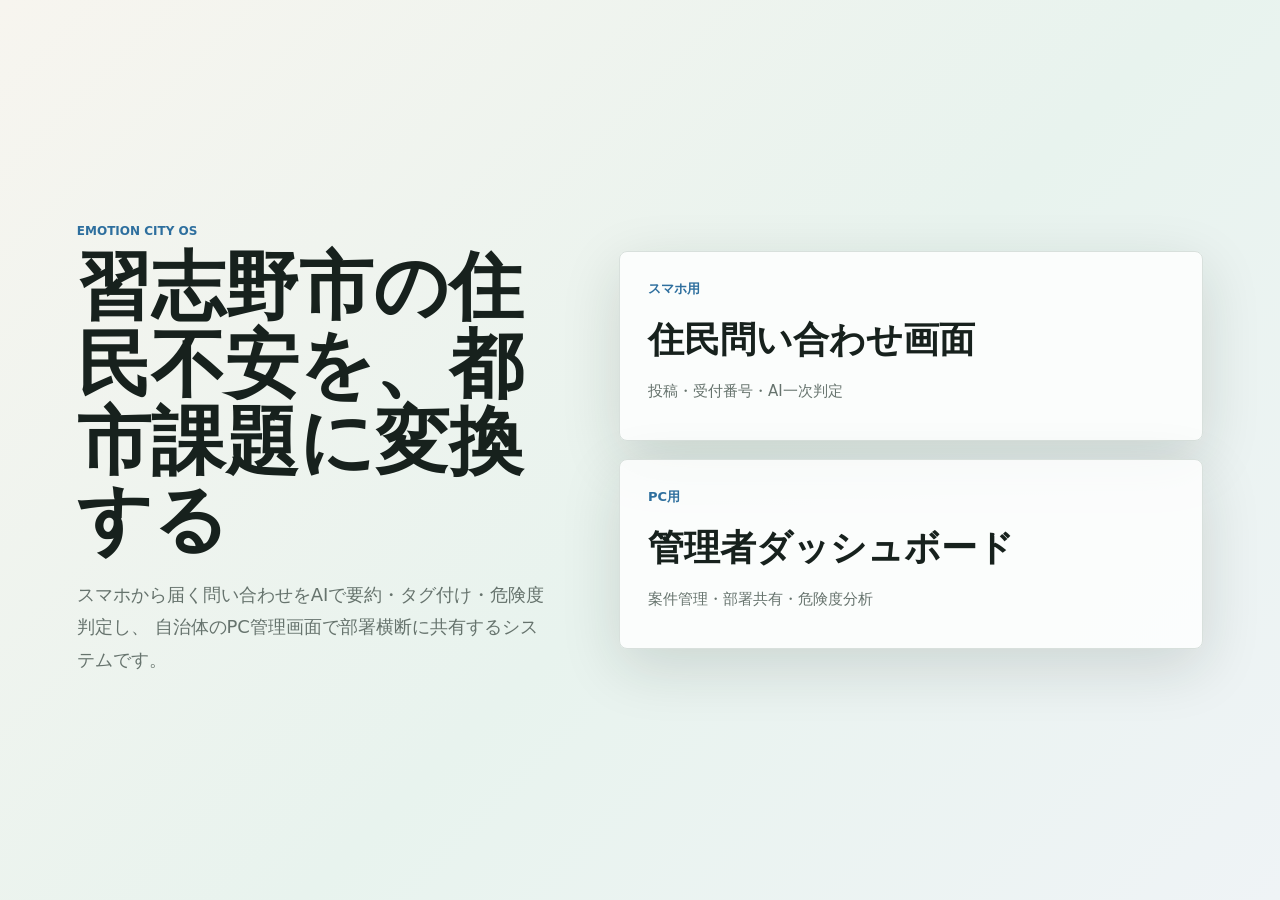
<file: index.html>
<!doctype html>
<html lang="ja">
  <head>
    <meta charset="utf-8" />
    <meta name="viewport" content="width=device-width, initial-scale=1" />
    <title>Emotion City OS</title>
    <link rel="stylesheet" href="./styles.css" />
  </head>
  <body class="landing-page">
    <main class="landing-shell">
      <section class="landing-copy">
        <p class="eyebrow">Emotion City OS</p>
        <h1>習志野市の住民不安を、都市課題に変換する</h1>
        <p>
          スマホから届く問い合わせをAIで要約・タグ付け・危険度判定し、
          自治体のPC管理画面で部署横断に共有するシステムです。
        </p>
      </section>

      <section class="entry-grid" aria-label="入口選択">
        <a class="entry-card resident-entry" href="./resident.html">
          <span>スマホ用</span>
          <strong>住民問い合わせ画面</strong>
          <small>投稿・受付番号・AI一次判定</small>
        </a>
        <a class="entry-card admin-entry" href="./admin.html">
          <span>PC用</span>
          <strong>管理者ダッシュボード</strong>
          <small>案件管理・部署共有・危険度分析</small>
        </a>
      </section>
    </main>
  </body>
</html>
</file>
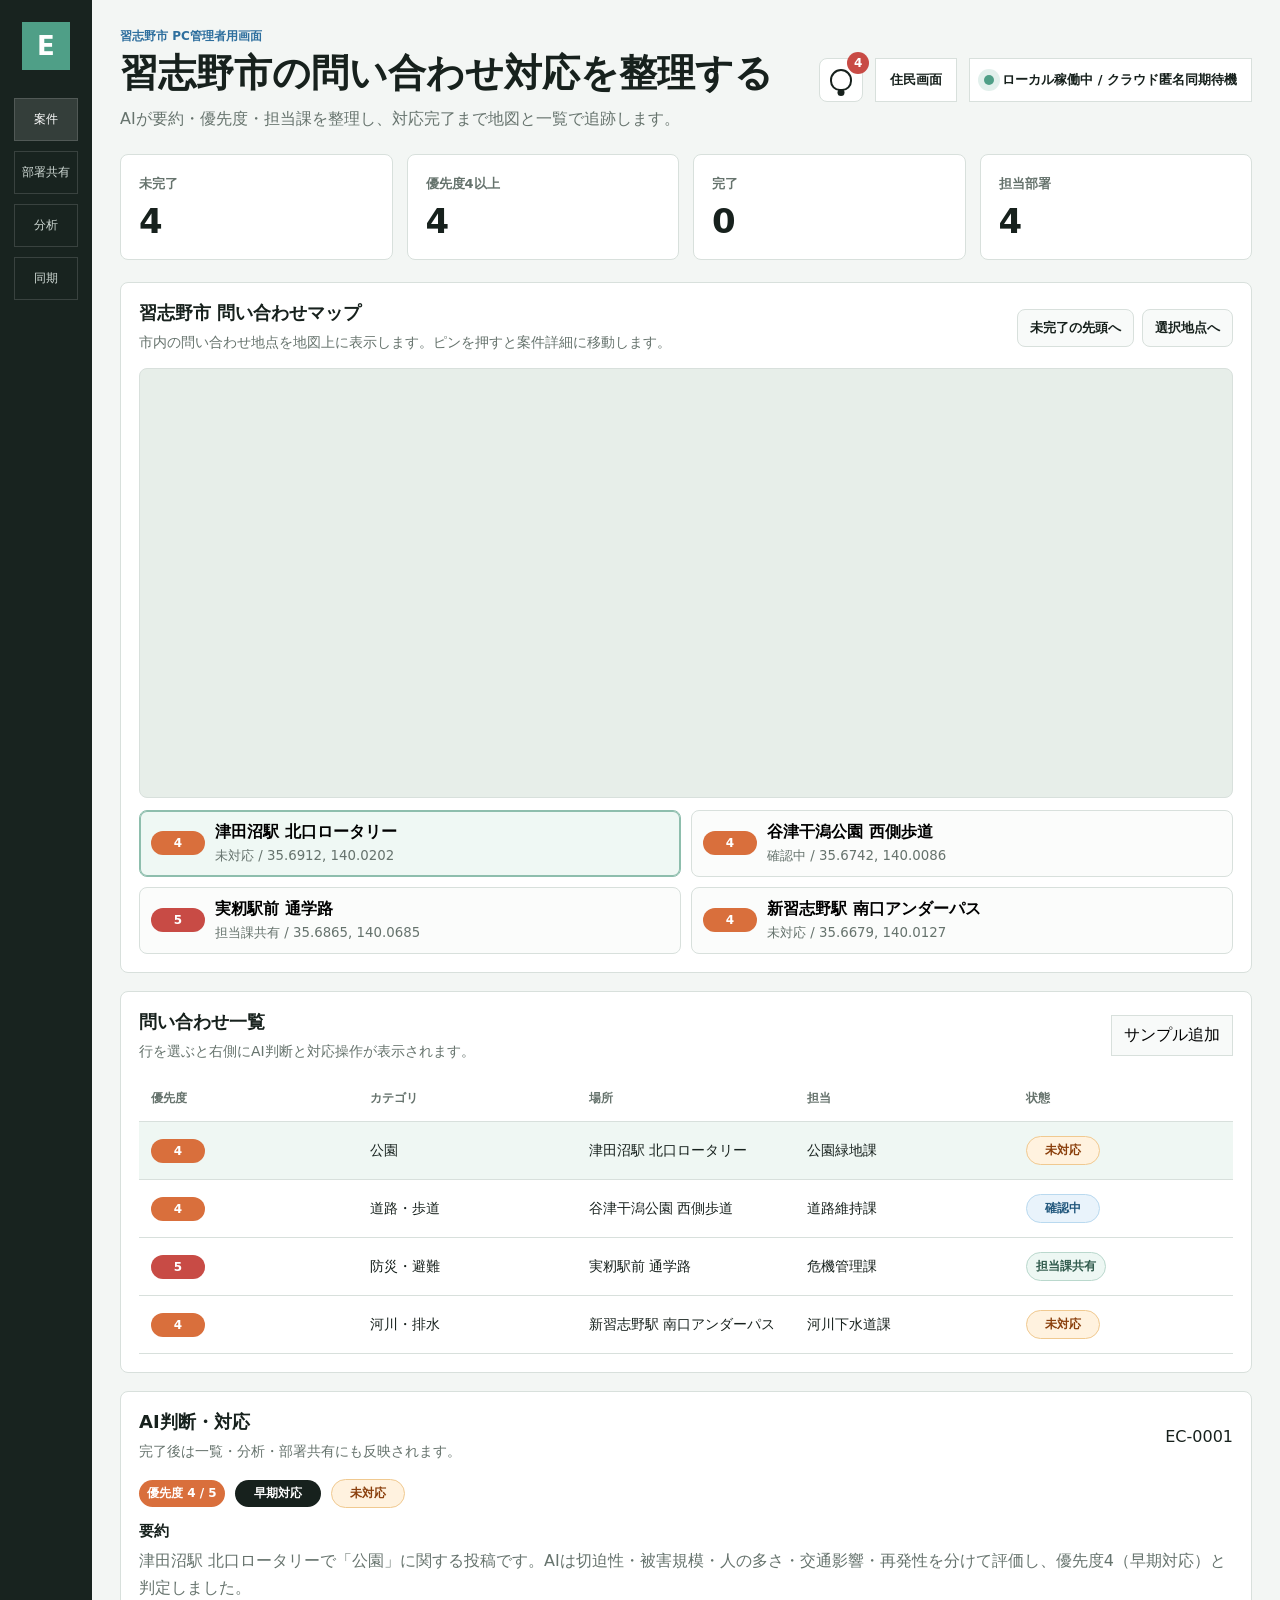
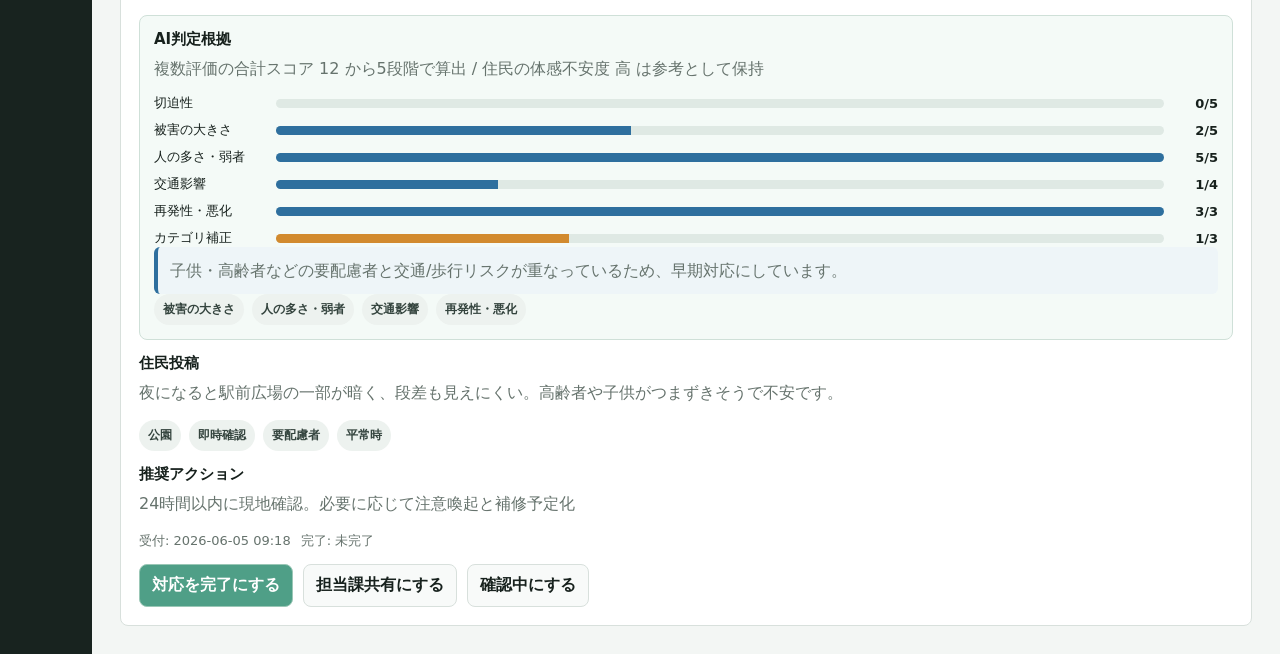
<file: admin.html>
<!doctype html>
<html lang="ja">
  <head>
    <meta charset="utf-8" />
    <meta name="viewport" content="width=device-width, initial-scale=1" />
    <title>管理者 | Emotion City OS</title>
    <link rel="stylesheet" href="./styles.css" />
  </head>
  <body>
    <main class="admin-view admin-page">
      <aside class="sidebar">
        <div class="brand-mark">E</div>
        <nav aria-label="管理メニュー">
          <button class="nav-item active" data-admin-page="tickets" type="button">案件</button>
          <button class="nav-item" data-admin-page="sharing" type="button">部署共有</button>
          <button class="nav-item" data-admin-page="analytics" type="button">分析</button>
          <button class="nav-item" data-admin-page="sync" type="button">同期</button>
        </nav>
      </aside>

      <div class="admin-main">
        <div class="admin-header">
          <div>
            <p class="eyebrow">習志野市 PC管理者用画面</p>
            <h1 id="adminPageTitle">問い合わせ対応を整理する</h1>
            <p id="adminPageLead" class="admin-lead">AIが複数評価から優先度を算出し、担当課と対応完了まで追跡します。</p>
          </div>
          <div class="admin-actions">
            <div class="notification-wrap">
              <button id="notificationBell" class="notification-bell" type="button" aria-label="問い合わせ通知">
                <span class="bell-symbol">!</span>
                <b id="notificationCount">0</b>
              </button>
              <div id="notificationPanel" class="notification-panel" hidden></div>
            </div>
            <a href="./resident.html">住民画面</a>
            <div class="sync-state">
              <span class="pulse"></span>
              ローカル稼働中 / クラウド匿名同期待機
            </div>
          </div>
        </div>

        <div class="metrics-row">
          <article>
            <span>未完了</span>
            <strong id="metricOpen">0</strong>
          </article>
          <article>
            <span>優先度4以上</span>
            <strong id="metricHigh">0</strong>
          </article>
          <article>
            <span>完了</span>
            <strong id="metricDone">0</strong>
          </article>
          <article>
            <span>担当部署</span>
            <strong id="metricDepartments">0</strong>
          </article>
        </div>

        <section class="admin-section active" data-admin-section="tickets">
          <section class="map-panel">
            <div class="section-heading">
              <div>
                <h2>習志野市 問い合わせマップ</h2>
                <p>市内の問い合わせ地点を地図上に表示します。ピンを押すと案件詳細に移動します。</p>
              </div>
              <div class="map-actions">
                <button id="fitMapButton" type="button">未完了の先頭へ</button>
                <button id="focusSelectedButton" type="button">選択地点へ</button>
              </div>
            </div>
            <div id="cityMap" class="city-map google-map-shell" aria-label="習志野市問い合わせマップ">
              <iframe id="googleMapFrame" title="Google Maps selected inquiry location" loading="lazy" referrerpolicy="no-referrer-when-downgrade"></iframe>
            </div>
            <div id="mapTicketPins" class="map-ticket-pins" aria-label="問い合わせ地点一覧"></div>
          </section>

          <div class="workspace-grid">
            <section class="ticket-list">
              <div class="section-heading">
                <div>
                  <h2>問い合わせ一覧</h2>
                  <p>行を選ぶと右側にAI判断と対応操作が表示されます。</p>
                </div>
                <button id="seedButton" type="button">サンプル追加</button>
              </div>
              <div class="table-wrap">
                <table>
                  <thead>
                    <tr>
                    <th>優先度</th>
                      <th>カテゴリ</th>
                      <th>場所</th>
                      <th>担当</th>
                      <th>状態</th>
                    </tr>
                  </thead>
                  <tbody id="ticketTable"></tbody>
                </table>
              </div>
            </section>

            <section class="detail-panel">
              <div class="section-heading">
                <div>
                  <h2>AI判断・対応</h2>
                  <p>完了後は一覧・分析・部署共有にも反映されます。</p>
                </div>
                <span id="selectedId">EC-0001</span>
              </div>
              <div id="detailBody" class="detail-body"></div>
            </section>
          </div>
        </section>

        <section class="admin-section" data-admin-section="sharing">
          <div class="section-heading wide-heading">
            <div>
              <h2>部署共有</h2>
              <p>問い合わせを担当課ごとに分け、横断対応が必要なものを見つけやすくします。</p>
            </div>
          </div>
          <div id="departmentBoard" class="department-board"></div>
        </section>

        <section class="admin-section" data-admin-section="analytics">
          <div class="section-heading wide-heading">
            <div>
              <h2>分析</h2>
              <p>住民不安をカテゴリ・AI優先度・未完了状況から把握します。</p>
            </div>
          </div>
          <div class="analytics-grid">
            <section class="analytics-panel">
              <h3>カテゴリ別件数</h3>
              <div id="categoryChart" class="bar-chart"></div>
            </section>
            <section class="analytics-panel">
              <h3>AI優先度別件数</h3>
              <div id="riskChart" class="risk-stack"></div>
            </section>
            <section class="analytics-panel">
              <h3>対応状況</h3>
              <div id="statusChart" class="status-cards"></div>
            </section>
            <section class="analytics-panel">
              <h3>AIが拾った主な論点</h3>
              <div id="tagCloud" class="tag-cloud"></div>
            </section>
          </div>
        </section>

        <section class="admin-section" data-admin-section="sync">
          <div class="section-heading wide-heading">
            <div>
              <h2>同期</h2>
              <p>個人情報と原文はローカルに残し、匿名統計だけをクラウドに送る運用です。</p>
            </div>
            <button id="syncButton" type="button">匿名データを同期</button>
          </div>
          <div class="sync-grid">
            <section class="sync-panel">
              <span>LOCAL</span>
              <h3>庁内ローカル</h3>
              <p>住民投稿の原文、場所、対応履歴、担当者メモを保持します。</p>
              <dl>
                <dt>保存件数</dt>
                <dd id="localCount">0件</dd>
                <dt>状態</dt>
                <dd>稼働中</dd>
              </dl>
            </section>
            <section class="sync-panel">
              <span>CLOUD</span>
              <h3>クラウド分析基盤</h3>
              <p>カテゴリ、タグ、危険度、対応結果だけを匿名化して同期します。</p>
              <dl>
                <dt>同期対象</dt>
                <dd id="cloudCount">0件</dd>
                <dt>最終同期</dt>
                <dd id="lastSync">未実行</dd>
              </dl>
            </section>
          </div>
          <section class="sync-log-panel">
            <h3>同期ログ</h3>
            <ul id="syncLog"></ul>
          </section>
        </section>
      </div>
    </main>

    <script src="./app.js"></script>
  </body>
</html>
</file>
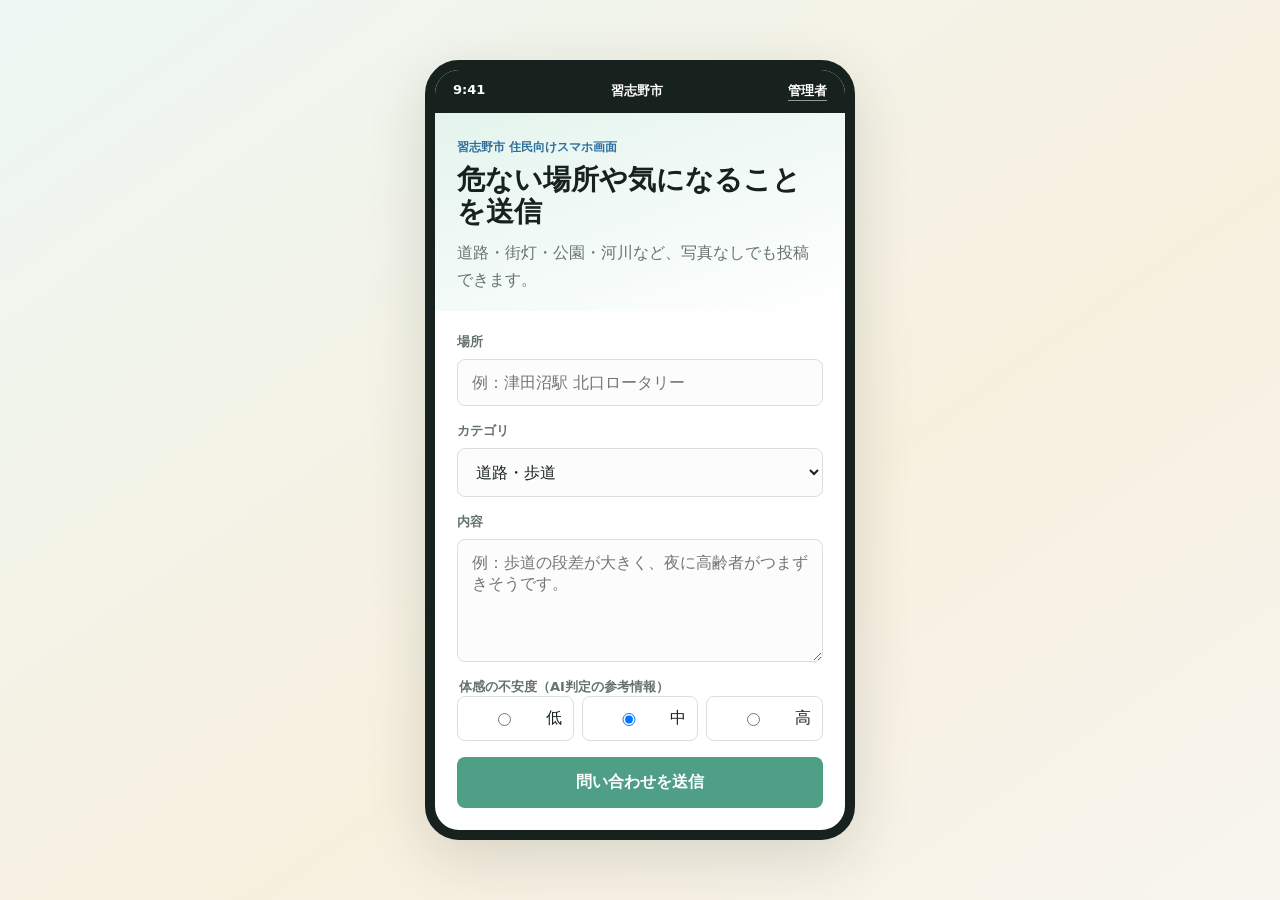
<file: resident.html>
<!doctype html>
<html lang="ja">
  <head>
    <meta charset="utf-8" />
    <meta name="viewport" content="width=device-width, initial-scale=1" />
    <title>住民問い合わせ | Emotion City OS</title>
    <link rel="stylesheet" href="./styles.css" />
  </head>
  <body>
    <main class="resident-view resident-page">
      <div class="phone-frame">
        <div class="phone-status">
          <span>9:41</span>
          <span>習志野市</span>
          <a href="./admin.html">管理者</a>
        </div>
        <div class="mobile-hero">
          <p class="eyebrow">習志野市 住民向けスマホ画面</p>
          <h1>危ない場所や気になることを送信</h1>
          <p>道路・街灯・公園・河川など、写真なしでも投稿できます。</p>
        </div>

        <form id="inquiryForm" class="inquiry-form">
          <label>
            <span>場所</span>
            <input id="place" name="place" required placeholder="例：津田沼駅 北口ロータリー" />
          </label>

          <label>
            <span>カテゴリ</span>
            <select id="category" name="category">
              <option>道路・歩道</option>
              <option>街灯</option>
              <option>公園</option>
              <option>河川・排水</option>
              <option>防災・避難</option>
              <option>その他</option>
            </select>
          </label>

          <label>
            <span>内容</span>
            <textarea id="message" name="message" required rows="5" placeholder="例：歩道の段差が大きく、夜に高齢者がつまずきそうです。"></textarea>
          </label>

          <fieldset>
            <legend>体感の不安度（AI判定の参考情報）</legend>
            <div class="segmented">
              <label><input type="radio" name="risk" value="低" />低</label>
              <label><input type="radio" name="risk" value="中" checked />中</label>
              <label><input type="radio" name="risk" value="高" />高</label>
            </div>
          </fieldset>

          <button class="primary-action" type="submit">問い合わせを送信</button>
        </form>

        <div class="receipt-panel" id="receiptPanel" hidden>
          <div>
            <p class="eyebrow">受付完了</p>
            <h2 id="receiptTitle">問い合わせを受け付けました</h2>
          </div>
          <dl id="receiptSummary"></dl>
        </div>
      </div>
    </main>

    <script src="./app.js"></script>
  </body>
</html>
</file>
<file: styles.css>
:root {
  color-scheme: light;
  --ink: #17211d;
  --muted: #66736d;
  --line: #d8e0dc;
  --paper: #f7f5ef;
  --white: #ffffff;
  --mint: #4f9f87;
  --blue: #2e6f9e;
  --amber: #d28a2e;
  --red: #c84b45;
  --shadow: 0 18px 60px rgba(23, 33, 29, 0.14);
}

* {
  box-sizing: border-box;
}

body {
  margin: 0;
  min-height: 100vh;
  font-family: "Yu Gothic UI", "Meiryo", system-ui, sans-serif;
  background: var(--paper);
  color: var(--ink);
  overflow-x: hidden;
}

a {
  color: inherit;
  text-decoration: none;
}

button,
input,
select,
textarea {
  font: inherit;
}

button {
  cursor: pointer;
}

.app-shell {
  min-height: 100vh;
}

.landing-page {
  background: linear-gradient(135deg, #f7f5ef, #e8f3ee 55%, #eff3f6);
}

.landing-shell {
  min-height: 100vh;
  display: grid;
  grid-template-columns: minmax(280px, 0.9fr) minmax(320px, 1.1fr);
  align-items: center;
  gap: clamp(24px, 5vw, 70px);
  padding: clamp(28px, 6vw, 86px);
}

.landing-copy h1 {
  margin-top: 10px;
  font-size: clamp(36px, 6vw, 74px);
  line-height: 1.05;
  max-width: 720px;
}

.landing-copy p:last-child {
  margin-top: 20px;
  color: var(--muted);
  font-size: 18px;
  line-height: 1.8;
  max-width: 640px;
}

.entry-grid {
  display: grid;
  gap: 18px;
}

.entry-card {
  display: grid;
  gap: 10px;
  min-height: 190px;
  padding: 28px;
  border: 1px solid var(--line);
  border-radius: 8px;
  background: rgba(255, 255, 255, 0.82);
  box-shadow: var(--shadow);
  transition: transform 160ms ease, border-color 160ms ease;
}

.entry-card:hover {
  transform: translateY(-3px);
  border-color: #9db6aa;
}

.entry-card span {
  color: var(--blue);
  font-size: 13px;
  font-weight: 900;
}

.entry-card strong {
  font-size: clamp(24px, 3vw, 36px);
  line-height: 1.15;
}

.entry-card small {
  color: var(--muted);
  font-size: 15px;
}

.topbar {
  display: flex;
  align-items: center;
  justify-content: space-between;
  gap: 24px;
  padding: 22px clamp(18px, 4vw, 46px);
  border-bottom: 1px solid var(--line);
  background: rgba(247, 245, 239, 0.92);
  position: sticky;
  top: 0;
  z-index: 5;
  backdrop-filter: blur(14px);
}

h1,
h2,
h3,
p {
  margin: 0;
}

h1 {
  font-size: clamp(22px, 3vw, 38px);
  line-height: 1.15;
}

.eyebrow {
  color: var(--blue);
  font-weight: 700;
  font-size: 12px;
  text-transform: uppercase;
}

.mode-switch {
  display: flex;
  gap: 4px;
  padding: 4px;
  border: 1px solid var(--line);
  background: var(--white);
}

.mode-button {
  border: 0;
  background: transparent;
  padding: 10px 16px;
  color: var(--muted);
}

.mode-button.active {
  background: var(--ink);
  color: var(--white);
}

.resident-view {
  display: grid;
  place-items: center;
  min-height: calc(100vh - 92px);
  padding: 26px;
  background: linear-gradient(145deg, #edf7f3, #f8f0df 60%, #f7f5ef);
}

.resident-page {
  min-height: 100vh;
}

.phone-frame {
  width: min(430px, 100%);
  border: 10px solid #17211d;
  border-radius: 34px;
  background: var(--white);
  box-shadow: var(--shadow);
  overflow: hidden;
}

.phone-status {
  display: flex;
  justify-content: space-between;
  padding: 12px 18px;
  font-size: 13px;
  font-weight: 700;
  background: #17211d;
  color: var(--white);
}

.phone-status a {
  color: var(--white);
  border-bottom: 1px solid rgba(255, 255, 255, 0.55);
}

.mobile-hero {
  padding: 26px 22px 18px;
  background: linear-gradient(160deg, #e4f4ed, #ffffff);
}

.mobile-hero h1,
.mobile-hero h2 {
  margin-top: 8px;
  font-size: 28px;
  line-height: 1.15;
}

.mobile-hero p:last-child {
  margin-top: 10px;
  color: var(--muted);
  line-height: 1.7;
}

.inquiry-form {
  display: grid;
  gap: 16px;
  padding: 22px;
}

label,
fieldset {
  display: grid;
  gap: 8px;
  border: 0;
  padding: 0;
  margin: 0;
}

label span,
legend {
  color: var(--muted);
  font-size: 13px;
  font-weight: 700;
}

input,
select,
textarea {
  width: 100%;
  border: 1px solid var(--line);
  background: #fbfcfb;
  padding: 13px 14px;
  border-radius: 8px;
  color: var(--ink);
}

textarea {
  resize: vertical;
}

.segmented {
  display: grid;
  grid-template-columns: repeat(3, 1fr);
  gap: 8px;
}

.segmented label {
  display: flex;
  align-items: center;
  justify-content: center;
  border: 1px solid var(--line);
  padding: 11px;
  border-radius: 8px;
}

.primary-action {
  border: 0;
  background: var(--mint);
  color: var(--white);
  padding: 15px;
  border-radius: 8px;
  font-weight: 800;
}

.receipt-panel {
  margin: 0 22px 24px;
  border: 1px solid #b8d8cc;
  background: #f1faf6;
  padding: 18px;
  border-radius: 8px;
}

.receipt-panel h3 {
  margin-top: 4px;
}

.receipt-panel dl {
  display: grid;
  grid-template-columns: 80px 1fr;
  gap: 8px 12px;
  margin: 14px 0 0;
  font-size: 14px;
}

.receipt-panel dt {
  color: var(--muted);
  font-weight: 700;
}

.receipt-panel dd {
  margin: 0;
}

.admin-view {
  min-height: 100vh;
  display: grid;
  grid-template-columns: 92px 1fr;
  background: #f3f6f4;
}

.sidebar {
  background: #18231f;
  color: var(--white);
  padding: 22px 14px;
  display: flex;
  flex-direction: column;
  align-items: center;
  gap: 28px;
}

.brand-mark {
  display: grid;
  place-items: center;
  width: 48px;
  height: 48px;
  background: var(--mint);
  font-size: 26px;
  font-weight: 900;
}

.sidebar nav {
  display: grid;
  gap: 10px;
  width: 100%;
}

.nav-item {
  border: 1px solid rgba(255, 255, 255, 0.14);
  background: transparent;
  color: #cfd9d4;
  padding: 12px 6px;
  font-size: 12px;
}

.nav-item.active {
  background: rgba(255, 255, 255, 0.12);
  color: var(--white);
}

.admin-main {
  padding: 28px;
  display: grid;
  gap: 22px;
}

.admin-header,
.section-heading {
  display: flex;
  align-items: center;
  justify-content: space-between;
  gap: 18px;
}

.admin-header h1,
.admin-header h2 {
  margin-top: 6px;
  font-size: clamp(26px, 3vw, 42px);
}

.admin-lead {
  margin-top: 10px;
  color: var(--muted);
  line-height: 1.7;
  max-width: 760px;
}

.admin-actions {
  display: flex;
  align-items: center;
  gap: 12px;
  flex-wrap: wrap;
  justify-content: flex-end;
  position: relative;
}

.admin-actions > a {
  border: 1px solid var(--line);
  background: var(--white);
  padding: 12px 14px;
  font-size: 13px;
  font-weight: 800;
}

.sync-state {
  display: flex;
  align-items: center;
  gap: 8px;
  border: 1px solid var(--line);
  background: var(--white);
  padding: 12px 14px;
  font-size: 13px;
  font-weight: 700;
}

.pulse {
  width: 10px;
  height: 10px;
  background: var(--mint);
  border-radius: 50%;
  box-shadow: 0 0 0 6px rgba(79, 159, 135, 0.16);
}

.metrics-row {
  display: grid;
  grid-template-columns: repeat(4, minmax(0, 1fr));
  gap: 14px;
}

.metrics-row article,
.ticket-list,
.detail-panel,
.ops-grid section {
  background: var(--white);
  border: 1px solid var(--line);
  border-radius: 8px;
}

.metrics-row article {
  padding: 18px;
}

.metrics-row span {
  color: var(--muted);
  font-size: 13px;
  font-weight: 700;
}

.metrics-row strong {
  display: block;
  margin-top: 8px;
  font-size: 34px;
}

.admin-section {
  display: none;
}

.admin-section.active {
  display: block;
}

.workspace-grid {
  display: grid;
  grid-template-columns: 1fr;
  gap: 18px;
}

.ticket-list,
.detail-panel,
.map-panel,
.ops-grid section {
  padding: 18px;
}

.map-panel {
  background: var(--white);
  border: 1px solid var(--line);
  border-radius: 8px;
  margin-bottom: 18px;
}

.map-actions {
  display: flex;
  align-items: center;
  flex-wrap: wrap;
  gap: 8px;
}

.map-actions button {
  display: inline-flex;
  align-items: center;
  border: 1px solid var(--line);
  border-radius: 8px;
  background: #f8faf9;
  padding: 9px 11px;
  color: var(--ink);
  font-size: 13px;
  font-weight: 800;
}

.city-map,
.map-fallback {
  width: 100%;
  height: 430px;
  margin-top: 14px;
  border: 1px solid var(--line);
  border-radius: 8px;
  overflow: hidden;
  background: #e7eee9;
}

.google-map-shell iframe {
  display: block;
  width: 100%;
  height: 100%;
  border: 0;
}

.map-ticket-pins {
  display: grid;
  grid-template-columns: repeat(2, minmax(0, 1fr));
  gap: 10px;
  margin-top: 12px;
}

.map-ticket-pins button {
  display: grid;
  grid-template-columns: 54px 1fr;
  align-items: center;
  gap: 10px;
  text-align: left;
  border: 1px solid var(--line);
  border-radius: 8px;
  background: #fbfcfb;
  padding: 11px;
}

.map-ticket-pins button.active {
  border-color: #8ebead;
  background: #eff8f4;
  box-shadow: inset 0 0 0 1px #8ebead;
}

.map-ticket-pins b,
.map-ticket-pins small {
  display: block;
}

.map-ticket-pins small {
  margin-top: 4px;
  color: var(--muted);
}

.map-fallback {
  position: relative;
  background:
    linear-gradient(90deg, rgba(255, 255, 255, 0.5) 1px, transparent 1px),
    linear-gradient(rgba(255, 255, 255, 0.5) 1px, transparent 1px),
    linear-gradient(135deg, #dbe8e0, #f6f2df);
  background-size: 56px 56px, 56px 56px, auto;
}

.map-fallback::before {
  content: "習志野市 簡易マップ";
  position: absolute;
  left: 18px;
  top: 16px;
  color: #34443e;
  font-weight: 900;
}

.map-fallback button {
  position: absolute;
  transform: translate(-50%, -50%);
  display: grid;
  place-items: center;
  width: 32px;
  height: 32px;
  border: 2px solid var(--white);
  border-radius: 50%;
  background: var(--red);
  color: var(--white);
  box-shadow: 0 8px 20px rgba(23, 33, 29, 0.24);
}

.map-fallback span {
  font-size: 13px;
  font-weight: 900;
}

.section-heading h2,
.section-heading h3,
.ops-grid h2,
.ops-grid h3 {
  font-size: 18px;
}

.section-heading p,
.wide-heading p {
  margin-top: 6px;
  color: var(--muted);
  font-size: 14px;
  line-height: 1.6;
}

.section-heading button {
  border: 1px solid var(--line);
  background: #f8faf9;
  padding: 9px 12px;
}

.table-wrap {
  overflow: visible;
  margin-top: 14px;
}

table {
  width: 100%;
  border-collapse: collapse;
  table-layout: fixed;
}

th,
td {
  text-align: left;
  padding: 14px 12px;
  border-bottom: 1px solid var(--line);
  font-size: 14px;
  overflow-wrap: anywhere;
}

th {
  color: var(--muted);
  font-size: 12px;
}

tr {
  cursor: pointer;
}

tr.active-row {
  background: #eff7f3;
}

tr.done-row {
  color: #7a8580;
  background: #fafafa;
}

.priority {
  display: inline-flex;
  min-width: 54px;
  justify-content: center;
  padding: 5px 8px;
  border-radius: 999px;
  color: var(--white);
  font-weight: 800;
  font-size: 12px;
}

.priority.p5 {
  background: var(--red);
}

.priority.p4 {
  background: #d96f3c;
}

.priority.p3 {
  background: var(--amber);
}

.priority.p2 {
  background: var(--blue);
}

.priority.p1 {
  background: var(--mint);
}

.status-pill {
  display: inline-flex;
  min-width: 74px;
  justify-content: center;
  padding: 5px 9px;
  border-radius: 999px;
  font-size: 12px;
  font-weight: 800;
  border: 1px solid transparent;
}

.status-pill.open {
  color: #8a3f0c;
  background: #fff2df;
  border-color: #f0c990;
}

.status-pill.checking {
  color: #21577c;
  background: #e9f3fb;
  border-color: #b9d9ef;
}

.status-pill.shared {
  color: #315b4d;
  background: #edf7f3;
  border-color: #bad8cd;
}

.status-pill.done {
  color: #4c5752;
  background: #eef0ef;
  border-color: #d3d9d6;
}

.verdict-pill {
  display: inline-flex;
  min-width: 86px;
  justify-content: center;
  padding: 5px 10px;
  border-radius: 999px;
  background: #17211d;
  color: var(--white);
  font-size: 12px;
  font-weight: 900;
}

.detail-body {
  display: grid;
  gap: 14px;
  margin-top: 16px;
}

.detail-body h3 {
  margin: 0 0 6px;
  font-size: 15px;
}

.detail-body p {
  color: var(--muted);
  line-height: 1.7;
}

.ai-reason-box {
  border: 1px solid #cfe0d8;
  background: #f4faf7;
  border-radius: 8px;
  padding: 14px;
}

.evaluation-list {
  display: grid;
  gap: 9px;
  margin-top: 12px;
}

.evaluation-row {
  display: grid;
  grid-template-columns: 112px 1fr 44px;
  align-items: center;
  gap: 10px;
  font-size: 13px;
}

.evaluation-row div {
  height: 9px;
  border-radius: 999px;
  background: #dfe9e4;
  overflow: hidden;
}

.evaluation-row i {
  display: block;
  height: 100%;
  background: var(--blue);
}

.evaluation-row b {
  text-align: right;
}

.category-row i {
  background: var(--amber);
}

.judge-note {
  border-left: 4px solid var(--blue);
  background: #eef5f8;
  padding: 10px 12px;
  border-radius: 6px;
}

.notification-wrap {
  position: relative;
}

.notification-bell {
  position: relative;
  display: grid;
  place-items: center;
  width: 44px;
  height: 44px;
  border: 1px solid var(--line);
  border-radius: 8px;
  background: var(--white);
}

.bell-symbol {
  display: grid;
  place-items: center;
  width: 22px;
  height: 22px;
  border-radius: 50% 50% 45% 45%;
  border: 2px solid var(--ink);
  color: transparent;
  position: relative;
}

.bell-symbol::after {
  content: "";
  position: absolute;
  bottom: -7px;
  left: 50%;
  width: 7px;
  height: 7px;
  transform: translateX(-50%);
  border-radius: 50%;
  background: var(--ink);
}

.notification-bell b {
  position: absolute;
  right: -7px;
  top: -7px;
  display: grid;
  place-items: center;
  min-width: 22px;
  height: 22px;
  padding: 0 6px;
  border-radius: 999px;
  background: var(--red);
  color: var(--white);
  font-size: 12px;
}

.notification-panel {
  position: absolute;
  right: 0;
  top: calc(100% + 10px);
  z-index: 20;
  width: min(360px, calc(100vw - 36px));
  background: var(--white);
  border: 1px solid var(--line);
  border-radius: 8px;
  box-shadow: var(--shadow);
  padding: 14px;
}

.notification-head {
  display: flex;
  justify-content: space-between;
  gap: 12px;
  padding-bottom: 10px;
  border-bottom: 1px solid var(--line);
}

.notification-panel ul {
  display: grid;
  gap: 8px;
  padding: 0;
  margin: 12px 0 0;
  list-style: none;
}

.notification-panel button {
  width: 100%;
  display: grid;
  grid-template-columns: 54px 1fr;
  align-items: center;
  gap: 10px;
  text-align: left;
  border: 1px solid var(--line);
  border-radius: 8px;
  background: #fbfcfb;
  padding: 10px;
}

.notification-panel b,
.notification-panel small {
  display: block;
}

.notification-panel small,
.notification-panel p {
  color: var(--muted);
}

.detail-status-line,
.detail-actions,
.ticket-meta {
  display: flex;
  align-items: center;
  flex-wrap: wrap;
  gap: 10px;
}

.ticket-meta {
  color: var(--muted);
  font-size: 13px;
}

.detail-actions button,
.wide-heading button,
#syncButton {
  border: 1px solid var(--line);
  background: #f8faf9;
  color: var(--ink);
  padding: 10px 12px;
  border-radius: 8px;
  font-weight: 800;
}

.detail-actions .complete-action {
  border-color: #9ac7b6;
  background: var(--mint);
  color: var(--white);
}

.tag-row {
  display: flex;
  flex-wrap: wrap;
  gap: 8px;
}

.tag-row span {
  background: #edf2ef;
  color: #34443e;
  padding: 7px 9px;
  border-radius: 999px;
  font-size: 12px;
  font-weight: 700;
}

.ops-grid {
  display: grid;
  grid-template-columns: 1fr 1fr;
  gap: 18px;
}

.wide-heading,
.analytics-panel,
.department-card,
.sync-panel,
.sync-log-panel {
  background: var(--white);
  border: 1px solid var(--line);
  border-radius: 8px;
  padding: 18px;
}

.department-board {
  display: grid;
  grid-template-columns: repeat(3, minmax(0, 1fr));
  gap: 16px;
  margin-top: 16px;
}

.department-card {
  display: grid;
  gap: 14px;
}

.department-card-head {
  display: flex;
  align-items: flex-start;
  justify-content: space-between;
  gap: 12px;
}

.department-card h3 {
  margin: 0;
  font-size: 18px;
}

.department-card p {
  margin-top: 5px;
  color: var(--muted);
  font-size: 13px;
}

.department-card-head > span {
  border: 1px solid var(--line);
  background: #f8faf9;
  padding: 6px 9px;
  border-radius: 999px;
  font-size: 12px;
  font-weight: 800;
}

.department-card ul,
.sync-log-panel ul {
  display: grid;
  gap: 8px;
  padding: 0;
  margin: 0;
  list-style: none;
}

.department-card button {
  width: 100%;
  text-align: left;
  border: 1px solid var(--line);
  background: #fbfcfb;
  border-radius: 8px;
  padding: 12px;
}

.department-card b,
.department-card small {
  display: block;
}

.department-card small {
  margin-top: 4px;
  color: var(--muted);
}

.analytics-grid {
  display: grid;
  grid-template-columns: 1fr 1fr;
  gap: 16px;
  margin-top: 16px;
}

.analytics-panel h3,
.sync-panel h3,
.sync-log-panel h3 {
  margin: 0 0 14px;
  font-size: 18px;
}

.bar-chart {
  display: grid;
  gap: 12px;
}

.bar-row {
  display: grid;
  grid-template-columns: 92px 1fr 28px;
  align-items: center;
  gap: 10px;
  font-size: 13px;
}

.bar-row div,
.risk-stack article div {
  height: 10px;
  border-radius: 999px;
  background: #edf2ef;
  overflow: hidden;
}

.bar-row i,
.risk-stack article i {
  display: block;
  height: 100%;
  background: var(--blue);
}

.risk-stack {
  display: grid;
  gap: 12px;
}

.risk-stack article {
  display: grid;
  grid-template-columns: 66px 54px 1fr;
  align-items: center;
  gap: 10px;
}

.risk-stack strong {
  font-size: 16px;
}

.status-cards {
  display: grid;
  grid-template-columns: repeat(2, 1fr);
  gap: 12px;
}

.status-cards article {
  border: 1px solid var(--line);
  border-radius: 8px;
  padding: 14px;
  background: #fbfcfb;
}

.status-cards strong {
  display: block;
  margin-top: 8px;
  font-size: 30px;
}

.tag-cloud {
  display: flex;
  flex-wrap: wrap;
  gap: 10px;
}

.tag-cloud span {
  display: inline-flex;
  align-items: center;
  gap: 8px;
  background: #edf2ef;
  border-radius: 999px;
  padding: 8px 10px;
  font-weight: 800;
  font-size: 13px;
}

.tag-cloud b {
  display: grid;
  place-items: center;
  min-width: 22px;
  height: 22px;
  border-radius: 999px;
  background: var(--white);
}

.sync-grid {
  display: grid;
  grid-template-columns: 1fr 1fr;
  gap: 16px;
  margin-top: 16px;
}

.sync-panel span {
  color: var(--blue);
  font-size: 12px;
  font-weight: 900;
}

.sync-panel p {
  color: var(--muted);
  line-height: 1.65;
}

.sync-panel dl {
  display: grid;
  grid-template-columns: 90px 1fr;
  gap: 8px 12px;
  margin: 16px 0 0;
}

.sync-panel dt {
  color: var(--muted);
  font-size: 13px;
}

.sync-panel dd {
  margin: 0;
  font-weight: 800;
}

.sync-log-panel {
  margin-top: 16px;
}

.sync-log-panel li {
  border: 1px solid var(--line);
  border-radius: 8px;
  padding: 11px 12px;
  background: #fbfcfb;
  color: var(--muted);
  font-size: 14px;
}

.split-flow {
  display: grid;
  grid-template-columns: 1fr 1fr;
  gap: 12px;
  margin-top: 14px;
}

.split-flow div {
  border: 1px solid var(--line);
  padding: 14px;
  border-radius: 8px;
  background: #fbfcfb;
}

.split-flow span {
  color: var(--blue);
  font-size: 12px;
  font-weight: 900;
}

.split-flow strong {
  display: block;
  margin: 8px 0;
}

.split-flow p,
.ai-stack {
  color: var(--muted);
  line-height: 1.65;
  font-size: 14px;
}

.ai-stack {
  margin: 14px 0 0;
  padding-left: 20px;
}

@media (max-width: 760px) {
  .landing-shell {
    grid-template-columns: 1fr;
    padding: 28px 18px;
  }

  .entry-card {
    min-height: 150px;
  }

  .topbar {
    align-items: flex-start;
    flex-direction: column;
  }

  .topbar h1 {
    font-size: 20px;
  }

  .mode-switch {
    width: 100%;
  }

  .mode-button {
    flex: 1;
  }

  .admin-view {
    grid-template-columns: 1fr;
  }

  .sidebar {
    display: none;
  }

  .admin-main {
    padding: 18px;
  }

  .admin-header,
  .section-heading {
    align-items: flex-start;
    flex-direction: column;
  }

  .metrics-row,
  .workspace-grid,
  .ops-grid,
  .split-flow,
  .department-board,
  .analytics-grid,
  .sync-grid,
  .map-ticket-pins {
    grid-template-columns: 1fr;
  }

  .sync-state {
    width: 100%;
  }

  .resident-view {
    padding: 0;
    min-height: auto;
  }

  .phone-frame {
    min-height: calc(100vh - 138px);
    width: 100%;
    border: 0;
    border-radius: 0;
    box-shadow: none;
  }
}
</file>
